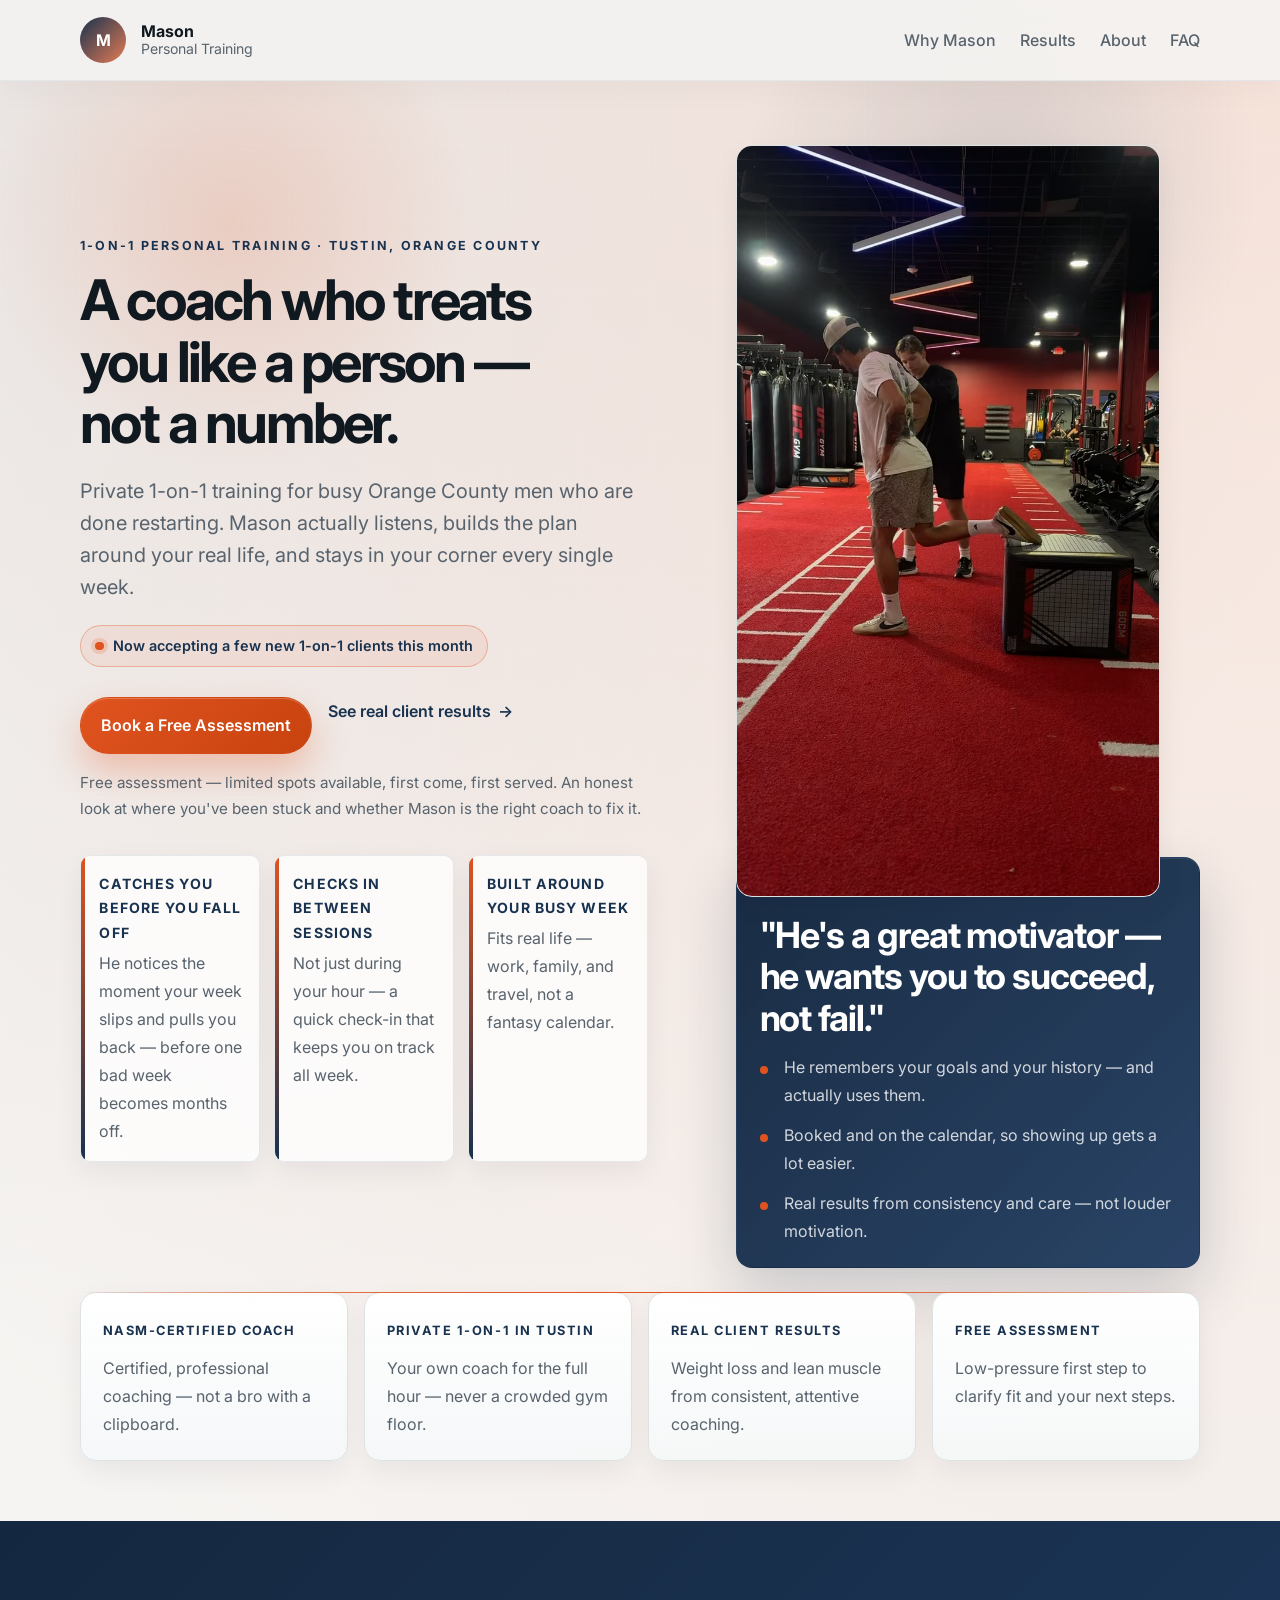
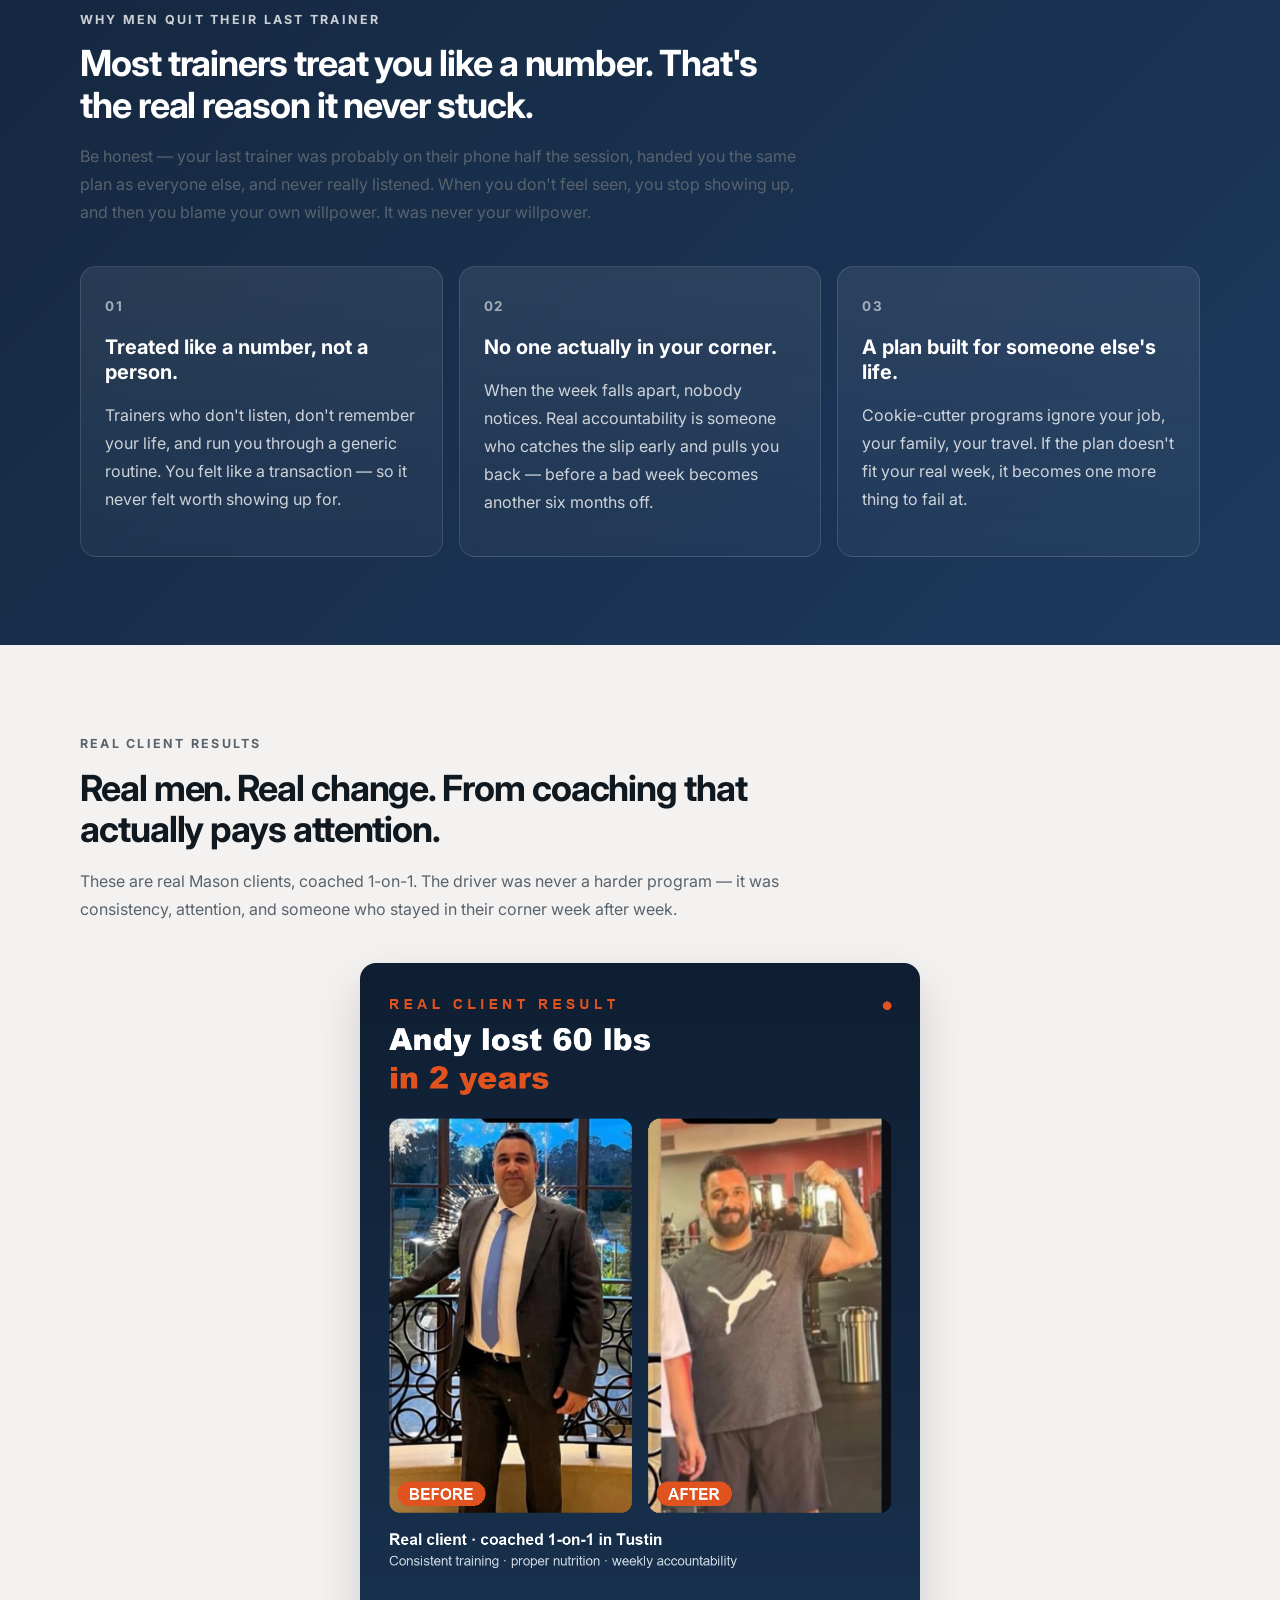
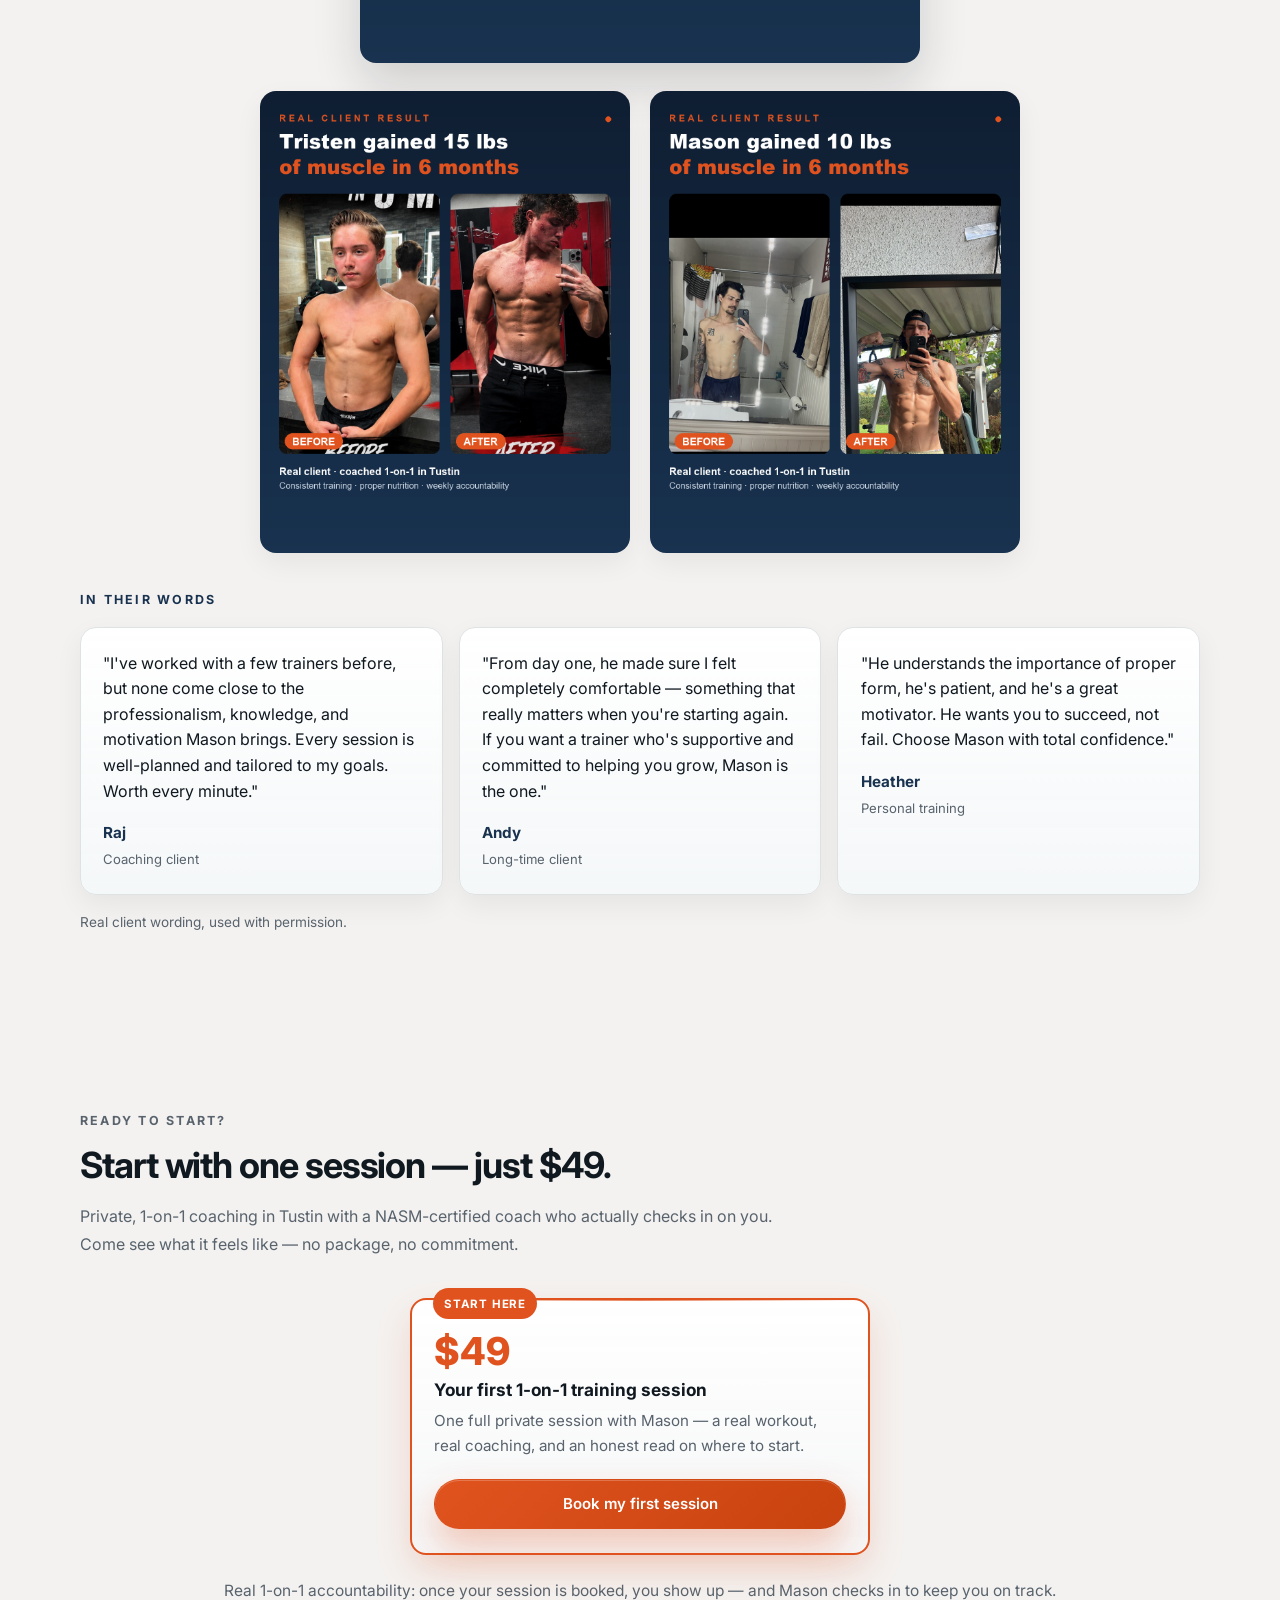
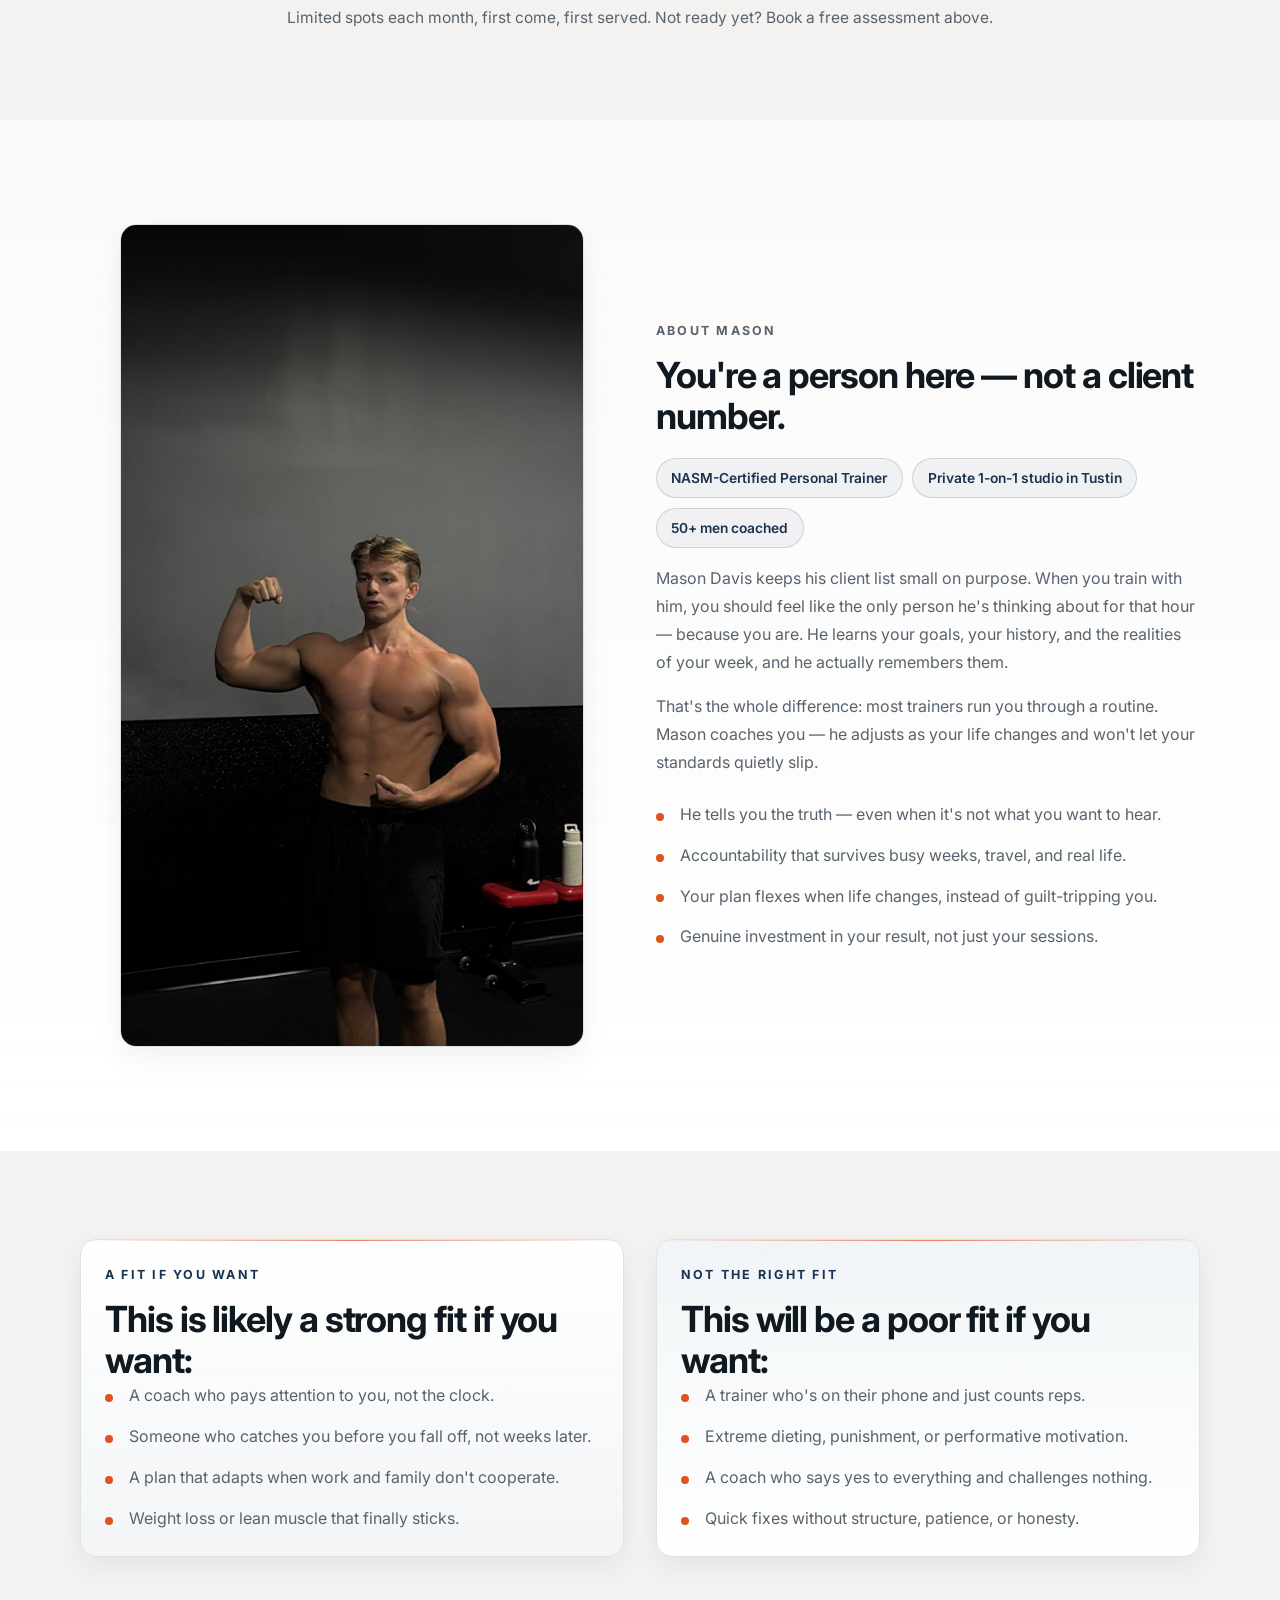
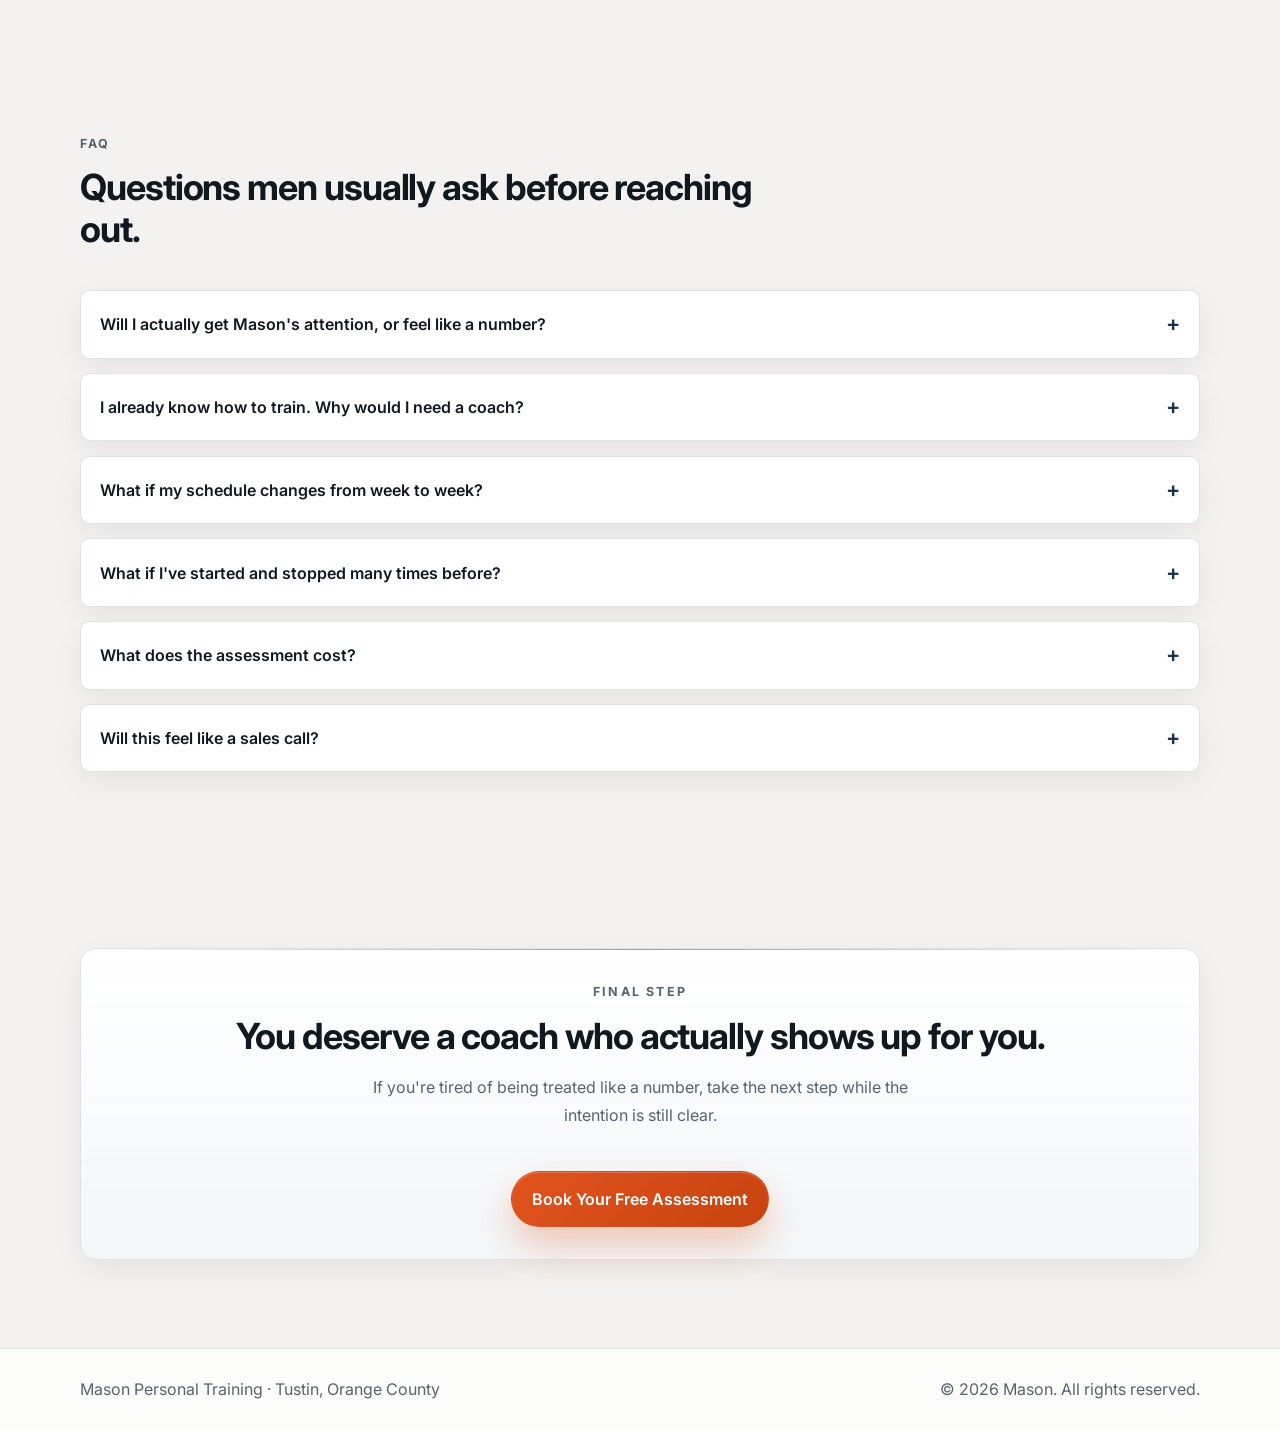
<file: index.html>
<!DOCTYPE html>
<html lang="en">
  <head>
    <meta charset="UTF-8" />
    <meta name="viewport" content="width=device-width, initial-scale=1.0" />
    <title>Personal Training for Busy Men in Orange County | Mason Davis, NASM</title>
    <meta
      name="description"
      content="Private 1-on-1 personal training in Tustin for busy Orange County men. A coach who treats you like a person — not a number — builds around your real life, and catches you before you fall off. Book a free assessment."
    />
    <meta name="build-id" content="2026-06-15-cia-variety" />
    <link rel="preconnect" href="https://fonts.googleapis.com" />
    <link rel="preconnect" href="https://fonts.gstatic.com" crossorigin />
    <link
      href="https://fonts.googleapis.com/css2?family=Inter:wght@400;500;600;700&amp;display=swap"
      rel="stylesheet"
    />
    <link rel="stylesheet" href="styles.css" />

    <!-- Meta Pixel Code -->
    <script>
      !function(f,b,e,v,n,t,s)
      {if(f.fbq)return;n=f.fbq=function(){n.callMethod?
      n.callMethod.apply(n,arguments):n.queue.push(arguments)};
      if(!f._fbq)f._fbq=n;n.push=n;n.loaded=!0;n.version='2.0';
      n.queue=[];t=b.createElement(e);t.async=!0;
      t.src=v;s=b.getElementsByTagName(e)[0];
      s.parentNode.insertBefore(t,s)}(window, document,'script',
      'https://connect.facebook.net/en_US/fbevents.js');
      fbq('init', '970029305776456');
      fbq('track', 'PageView');
    </script>
    <noscript><img height="1" width="1" style="display:none"
      src="https://www.facebook.com/tr?id=970029305776456&ev=PageView&noscript=1" alt="" /></noscript>
    <!-- End Meta Pixel Code -->
  </head>
  <body>
    <!-- Asset mapping:
      assets/mason-training.mp4 / .webm  (Mason coaching a 1-on-1 client — hero video)
      assets/mason-about.jpg
      assets/transformations/suit-weightloss-transformation.png  (weight loss — featured)
      assets/transformations/tristen-transformation.png          (15 lbs muscle)
      assets/transformations/client-muscle-transformation.png    (10 lbs muscle)
    -->
    <a class="skip-link" href="#main-content">Skip to content</a>

    <header class="site-header">
      <div class="container header-inner">
        <a class="brand-mark" href="#top" aria-label="Mason home">
          <span class="brand-mark__monogram">M</span>
          <span class="brand-mark__text">
            <strong>Mason</strong>
            <span>Personal Training</span>
          </span>
        </a>

        <nav class="site-nav" aria-label="Primary">
          <a href="#approach">Why Mason</a>
          <a href="#results">Results</a>
          <a href="#about">About</a>
          <a href="#faq">FAQ</a>
        </nav>
      </div>
    </header>

    <main id="main-content">
      <section class="hero section" id="top">
        <div class="container hero-grid">
          <div class="hero-copy" data-reveal>
            <p class="eyebrow">1-on-1 personal training · Tustin, Orange County</p>
            <h1>
              A coach who treats you like a person — not a number.
            </h1>
            <p class="hero-subhead">
              Private 1-on-1 training for busy Orange County men who are done
              restarting. Mason actually listens, builds the plan around your real
              life, and stays in your corner every single week.
            </p>

            <p class="hero-scarcity"><span class="dot" aria-hidden="true"></span> Now accepting a few new 1-on-1 clients this month</p>

            <div class="hero-actions">
              <a
                class="button button--primary"
                href="https://tally.so/r/aQDypB"
                target="_blank"
                rel="noreferrer"
              >
                Book a Free Assessment
              </a>
              <a class="text-link" href="#results">See real client results</a>
            </div>

            <p class="cta-note">
              Free assessment — limited spots available, first come, first
              served. An honest look at where you've been stuck and whether
              Mason is the right coach to fix it.
            </p>

            <div class="hero-proof" aria-label="Why this is different">
              <article class="hero-proof__item">
                <span>Catches you before you fall off</span>
                <p>He notices the moment your week slips and pulls you back — before one bad week becomes months off.</p>
              </article>
              <article class="hero-proof__item">
                <span>Checks in between sessions</span>
                <p>Not just during your hour — a quick check-in that keeps you on track all week.</p>
              </article>
              <article class="hero-proof__item">
                <span>Built around your busy week</span>
                <p>Fits real life — work, family, and travel, not a fantasy calendar.</p>
              </article>
            </div>
          </div>

          <div class="hero-visual" data-reveal>
            <figure class="media-shell media-shell--hero">
              <video
                class="hero-video"
                poster="assets/mason-training-poster.jpg"
                autoplay
                muted
                loop
                playsinline
                preload="metadata"
                aria-label="Mason coaching a one-on-one client during a real session"
              >
                <source src="assets/mason-training.webm" type="video/webm" />
                <source src="assets/mason-training.mp4" type="video/mp4" />
              </video>
            </figure>

            <aside class="hero-card">
              <p class="eyebrow">What clients actually say</p>
              <h2>"He's a great motivator — he wants you to succeed, not fail."</h2>
              <ul>
                <li>He remembers your goals and your history — and actually uses them.</li>
                <li>Booked and on the calendar, so showing up gets a lot easier.</li>
                <li>Real results from consistency and care — not louder motivation.</li>
              </ul>
            </aside>
          </div>
        </div>

        <div class="container trust-strip" data-reveal>
          <article class="trust-badge">
            <span>NASM-certified coach</span>
            <p>Certified, professional coaching — not a bro with a clipboard.</p>
          </article>
          <article class="trust-badge">
            <span>Private 1-on-1 in Tustin</span>
            <p>Your own coach for the full hour — never a crowded gym floor.</p>
          </article>
          <article class="trust-badge">
            <span>Real client results</span>
            <p>Weight loss and lean muscle from consistent, attentive coaching.</p>
          </article>
          <article class="trust-badge">
            <span>Free assessment</span>
            <p>Low-pressure first step to clarify fit and your next steps.</p>
          </article>
        </div>
      </section>

      <section class="section section--band" id="approach">
        <div class="container">
          <div class="section-intro" data-reveal>
            <p class="eyebrow">Why men quit their last trainer</p>
            <h2>Most trainers treat you like a number. That's the real reason it never stuck.</h2>
            <p>
              Be honest — your last trainer was probably on their phone half the
              session, handed you the same plan as everyone else, and never really
              listened. When you don't feel seen, you stop showing up, and then you
              blame your own willpower. It was never your willpower.
            </p>
          </div>

          <div class="card-grid card-grid--three">
            <article class="detail-card" data-reveal>
              <span class="detail-card__index">01</span>
              <h3>Treated like a number, not a person.</h3>
              <p>
                Trainers who don't listen, don't remember your life, and run you
                through a generic routine. You felt like a transaction — so it
                never felt worth showing up for.
              </p>
            </article>

            <article class="detail-card" data-reveal>
              <span class="detail-card__index">02</span>
              <h3>No one actually in your corner.</h3>
              <p>
                When the week falls apart, nobody notices. Real accountability is
                someone who catches the slip early and pulls you back — before a
                bad week becomes another six months off.
              </p>
            </article>

            <article class="detail-card" data-reveal>
              <span class="detail-card__index">03</span>
              <h3>A plan built for someone else's life.</h3>
              <p>
                Cookie-cutter programs ignore your job, your family, your travel.
                If the plan doesn't fit your real week, it becomes one more thing
                to fail at.
              </p>
            </article>
          </div>
        </div>
      </section>

      <section class="section" id="results">
        <div class="container">
          <div class="section-intro" data-reveal>
            <p class="eyebrow">Real client results</p>
            <h2>Real men. Real change. From coaching that actually pays attention.</h2>
            <p>
              These are real Mason clients, coached 1-on-1. The driver was never a
              harder program — it was consistency, attention, and someone who
              stayed in their corner week after week.
            </p>
          </div>

          <figure class="featured-proof" data-reveal>
            <img
              src="assets/transformations/suit-weightloss-transformation.png"
              alt="Real Mason client weight-loss before and after"
              width="1080"
              height="1350"
              loading="lazy"
            />
          </figure>

          <div class="proof-graphics" data-reveal>
            <figure>
              <img
                src="assets/transformations/tristen-transformation.png"
                alt="Real Mason client Tristen — gained 15 lbs of muscle in 6 months"
                width="1080"
                height="1350"
                loading="lazy"
              />
            </figure>
            <figure>
              <img
                src="assets/transformations/client-muscle-transformation.png"
                alt="Real Mason client — gained 10 lbs of lean muscle in 6 months"
                width="1080"
                height="1350"
                loading="lazy"
              />
            </figure>
          </div>

          <div class="testimonials" data-reveal>
            <p class="eyebrow">In their words</p>
            <div class="testimonials-grid">
              <figure class="quote-card">
                <blockquote>
                  "I've worked with a few trainers before, but none come close to
                  the professionalism, knowledge, and motivation Mason brings.
                  Every session is well-planned and tailored to my goals. Worth
                  every minute."
                </blockquote>
                <figcaption><strong>Raj</strong><span>Coaching client</span></figcaption>
              </figure>
              <figure class="quote-card">
                <blockquote>
                  "From day one, he made sure I felt completely comfortable —
                  something that really matters when you're starting again. If you
                  want a trainer who's supportive and committed to helping you
                  grow, Mason is the one."
                </blockquote>
                <figcaption><strong>Andy</strong><span>Long-time client</span></figcaption>
              </figure>
              <figure class="quote-card">
                <blockquote>
                  "He understands the importance of proper form, he's patient, and
                  he's a great motivator. He wants you to succeed, not fail.
                  Choose Mason with total confidence."
                </blockquote>
                <figcaption><strong>Heather</strong><span>Personal training</span></figcaption>
              </figure>
            </div>
            <p class="testimonials-note">Real client wording, used with permission.</p>
          </div>
        </div>
      </section>

      <section class="section section--offers" id="start">
        <div class="container">
          <div class="section-intro" data-reveal>
            <p class="eyebrow">Ready to start?</p>
            <h2>Start with one session — just $49.</h2>
            <p>
              Private, 1-on-1 coaching in Tustin with a NASM-certified coach who
              actually checks in on you. Come see what it feels like — no package,
              no commitment.
            </p>
          </div>

          <div class="offer-solo" data-reveal>
            <article class="offer-card offer-card--featured">
              <span class="offer-card__badge">Start here</span>
              <p class="offer-card__price">$49</p>
              <h3>Your first 1-on-1 training session</h3>
              <p>
                One full private session with Mason — a real workout, real
                coaching, and an honest read on where to start.
              </p>
              <a class="button button--primary" href="https://tally.so/r/aQDypB" target="_blank" rel="noreferrer">Book my first session</a>
            </article>
          </div>

          <p class="offers-note">
            Real 1-on-1 accountability: once your session is booked, you show up —
            and Mason checks in to keep you on track. Limited spots each month,
            first come, first served. Not ready yet? Book a free assessment above.
          </p>
        </div>
      </section>

      <section class="section section--about" id="about">
        <div class="container about-grid">
          <figure class="media-shell media-shell--about" data-media-frame data-reveal>
            <img
              src="assets/mason-about.jpg"
              alt="Mason, NASM-certified personal trainer in Tustin"
              width="900"
              height="1100"
              loading="lazy"
            />
            <div class="media-fallback">
              <span class="media-label">About Mason Image</span>
              <p>Use Mason's gym image to support the credibility section.</p>
            </div>
          </figure>

          <div class="about-copy" data-reveal>
            <p class="eyebrow">About Mason</p>
            <h2>You're a person here — not a client number.</h2>

            <ul class="about-creds" aria-label="Credentials">
              <li>NASM-Certified Personal Trainer</li>
              <li>Private 1-on-1 studio in Tustin</li>
              <li>50+ men coached</li>
            </ul>

            <p>
              Mason Davis keeps his client list small on purpose. When you train
              with him, you should feel like the only person he's thinking about
              for that hour — because you are. He learns your goals, your history,
              and the realities of your week, and he actually remembers them.
            </p>
            <p>
              That's the whole difference: most trainers run you through a routine.
              Mason coaches you — he adjusts as your life changes and won't let your
              standards quietly slip.
            </p>

            <ul class="about-points">
              <li>He tells you the truth — even when it's not what you want to hear.</li>
              <li>Accountability that survives busy weeks, travel, and real life.</li>
              <li>Your plan flexes when life changes, instead of guilt-tripping you.</li>
              <li>Genuine investment in your result, not just your sessions.</li>
            </ul>
          </div>
        </div>
      </section>

      <section class="section">
        <div class="container fit-grid">
          <div class="fit-card" data-reveal>
            <p class="eyebrow">A fit if you want</p>
            <h2>This is likely a strong fit if you want:</h2>
            <ul>
              <li>A coach who pays attention to you, not the clock.</li>
              <li>Someone who catches you before you fall off, not weeks later.</li>
              <li>A plan that adapts when work and family don't cooperate.</li>
              <li>Weight loss or lean muscle that finally sticks.</li>
            </ul>
          </div>

          <div class="fit-card fit-card--muted" data-reveal>
            <p class="eyebrow">Not the right fit</p>
            <h2>This will be a poor fit if you want:</h2>
            <ul>
              <li>A trainer who's on their phone and just counts reps.</li>
              <li>Extreme dieting, punishment, or performative motivation.</li>
              <li>A coach who says yes to everything and challenges nothing.</li>
              <li>Quick fixes without structure, patience, or honesty.</li>
            </ul>
          </div>
        </div>
      </section>

      <section class="section section--faq" id="faq">
        <div class="container">
          <div class="section-intro" data-reveal>
            <p class="eyebrow">FAQ</p>
            <h2>Questions men usually ask before reaching out.</h2>
          </div>

          <div class="faq-list" data-reveal>
            <details>
              <summary>Will I actually get Mason's attention, or feel like a number?</summary>
              <p>
                Attention is the whole point. Mason keeps his client list small on
                purpose so every session is fully focused on you — your plan, your
                week, your progress.
              </p>
            </details>

            <details>
              <summary>I already know how to train. Why would I need a coach?</summary>
              <p>
                Because the issue is rarely knowledge. The value is having someone
                who keeps you accountable, adapts the plan to your real life, and
                catches old patterns before they creep back in.
              </p>
            </details>

            <details>
              <summary>What if my schedule changes from week to week?</summary>
              <p>
                That's exactly why a real coach matters. Your plan adapts to your
                actual week without letting your standards disappear.
              </p>
            </details>

            <details>
              <summary>What if I've started and stopped many times before?</summary>
              <p>
                That's one of the clearest signs the missing piece was attention
                and accountability — not your willpower. Repetition doesn't mean
                you're incapable; it usually means the system was wrong.
              </p>
            </details>

            <details>
              <summary>What does the assessment cost?</summary>
              <p>
                The assessment is free. It's meant to create clarity before any
                commitment gets discussed.
              </p>
            </details>

            <details>
              <summary>Will this feel like a sales call?</summary>
              <p>
                No. The point is to get clear on fit and what would actually help.
                If it's not the right fit, Mason will tell you honestly.
              </p>
            </details>
          </div>
        </div>
      </section>

      <section class="section section--closing">
        <div class="container closing-card" data-reveal>
          <p class="eyebrow">Final step</p>
          <h2>You deserve a coach who actually shows up for you.</h2>
          <p>
            If you're tired of being treated like a number, take the next step
            while the intention is still clear.
          </p>
          <a
            class="button button--primary"
            href="https://tally.so/r/aQDypB"
            target="_blank"
            rel="noreferrer"
          >
            Book Your Free Assessment
          </a>
        </div>
      </section>
    </main>

    <footer class="site-footer">
      <div class="container footer-inner">
        <p>Mason Personal Training · Tustin, Orange County</p>
        <p>&copy; <span id="current-year"></span> Mason. All rights reserved.</p>
      </div>
    </footer>

    <div class="sticky-cta" data-sticky-cta aria-hidden="true">
      <a
        class="button button--primary sticky-cta__button"
        href="https://tally.so/r/aQDypB"
        target="_blank"
        rel="noreferrer"
      >
        Book a Free Assessment — limited spots available
      </a>
    </div>

    <script src="script.js"></script>
  </body>
</html>
</file>
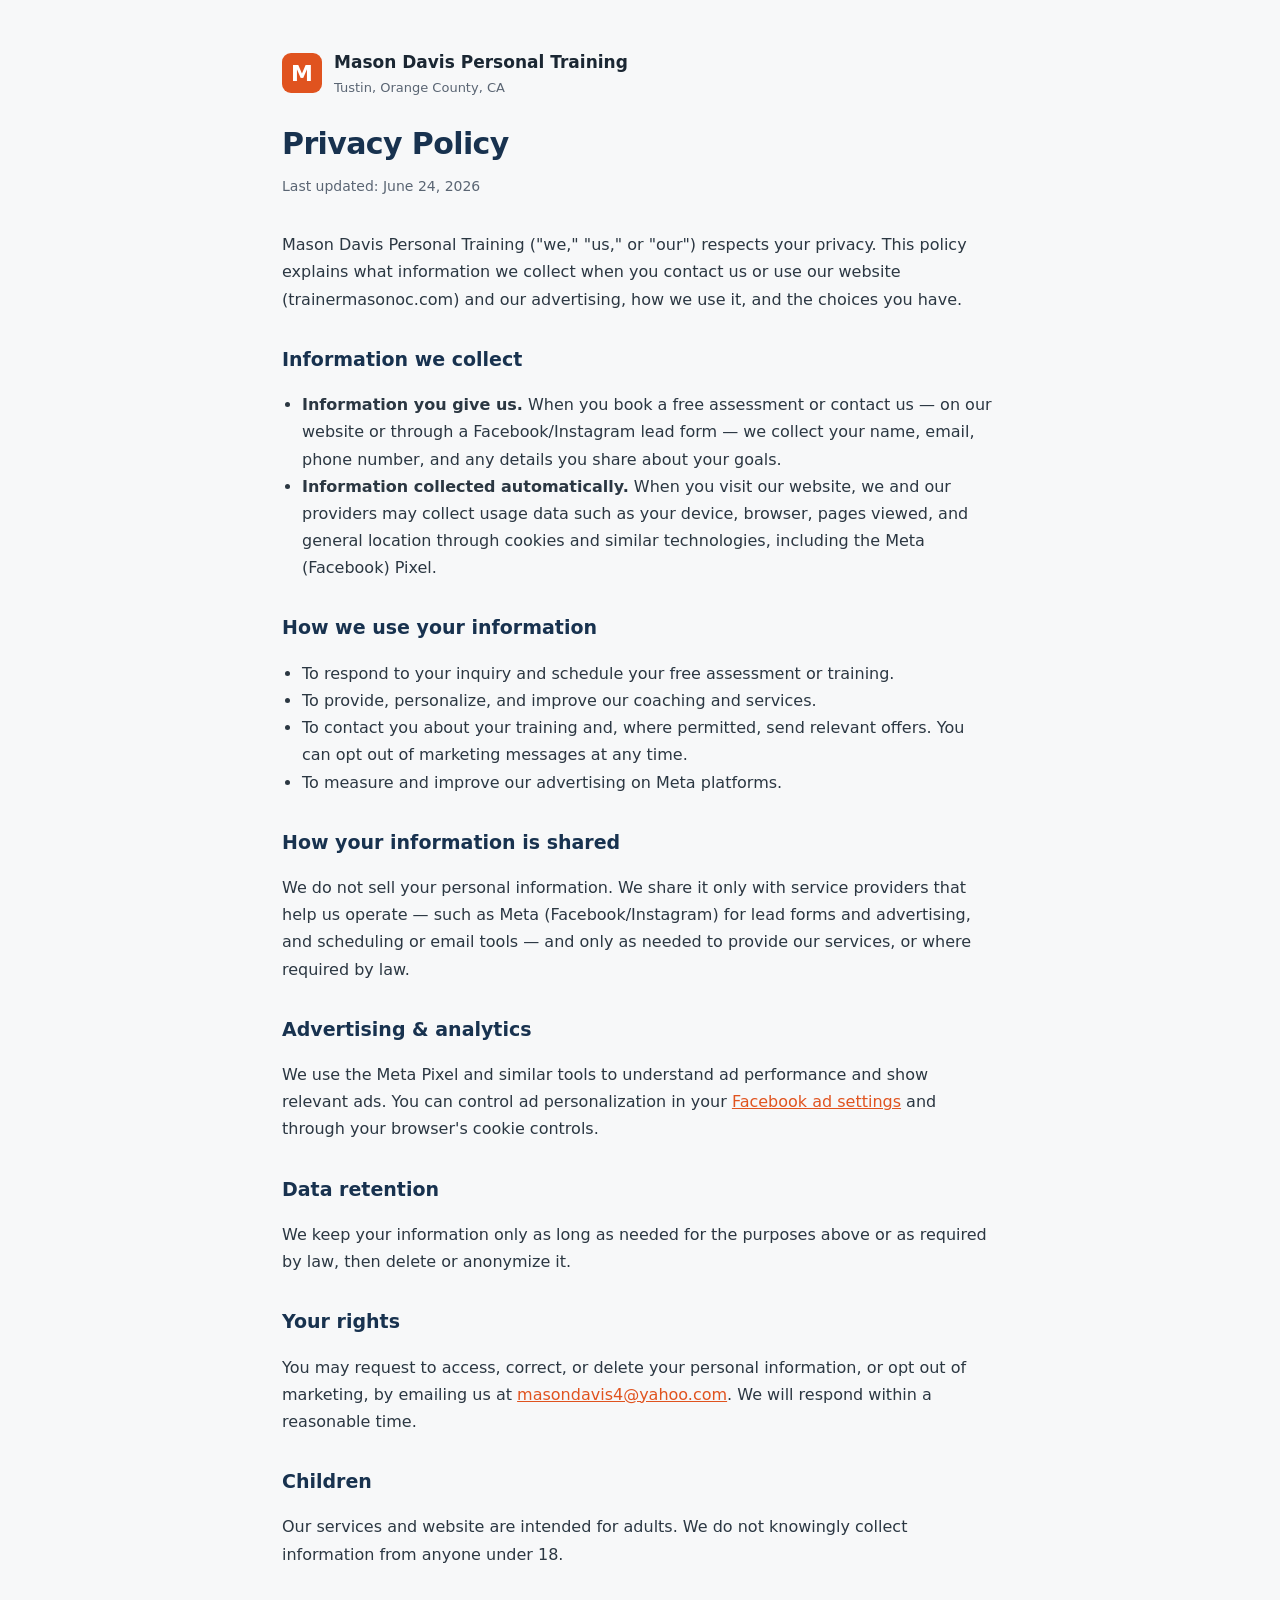
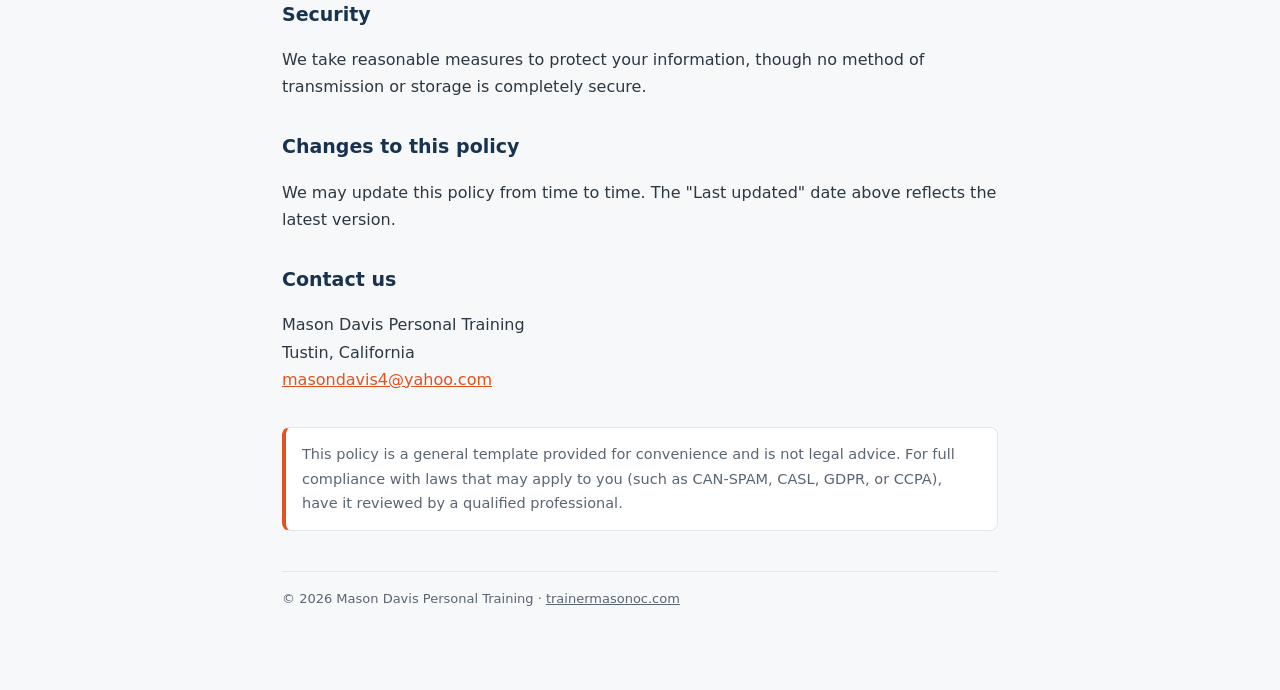
<file: privacy/index.html>
<!DOCTYPE html>
<html lang="en">
<head>
  <meta charset="UTF-8" />
  <meta name="viewport" content="width=device-width, initial-scale=1.0" />
  <title>Privacy Policy | Mason Davis Personal Training</title>
  <meta name="robots" content="index,follow" />
  <style>
    :root { --navy:#18324F; --orange:#E0531F; --ink:#1b2733; --muted:#5a6573; --line:#e3e7ea; }
    * { box-sizing: border-box; }
    body {
      margin: 0; background: #f7f8f9; color: var(--ink);
      font-family: Inter, system-ui, -apple-system, "Segoe UI", sans-serif;
      line-height: 1.7;
    }
    .wrap { max-width: 760px; margin: 0 auto; padding: 48px 22px 80px; }
    header.brand { display: flex; align-items: center; gap: 12px; margin-bottom: 28px; }
    .mark { width: 40px; height: 40px; border-radius: 9px; background: var(--orange);
      color: #fff; font-weight: 800; display: grid; place-items: center; font-size: 22px; }
    .brand b { font-size: 17px; } .brand span { display:block; color: var(--muted); font-size: 13px; }
    h1 { font-size: 30px; line-height: 1.15; margin: 0 0 6px; letter-spacing: -0.02em; color: var(--navy); }
    .eff { color: var(--muted); font-size: 14px; margin-bottom: 32px; }
    h2 { font-size: 19px; color: var(--navy); margin: 30px 0 8px; }
    p, li { color: #2b3742; font-size: 16px; }
    ul { padding-left: 20px; }
    a { color: var(--orange); }
    .note { background:#fff; border:1px solid var(--line); border-left:4px solid var(--orange);
      border-radius:8px; padding:14px 16px; font-size:14.5px; color:var(--muted); margin-top:34px; }
    footer { margin-top: 40px; border-top: 1px solid var(--line); padding-top: 16px;
      color: var(--muted); font-size: 13px; }
    footer a { color: var(--muted); }
  </style>
</head>
<body>
  <div class="wrap">
    <header class="brand">
      <div class="mark">M</div>
      <div><b>Mason Davis Personal Training</b><span>Tustin, Orange County, CA</span></div>
    </header>

    <h1>Privacy Policy</h1>
    <p class="eff">Last updated: June 24, 2026</p>

    <p>Mason Davis Personal Training ("we," "us," or "our") respects your privacy. This policy
      explains what information we collect when you contact us or use our website
      (trainermasonoc.com) and our advertising, how we use it, and the choices you have.</p>

    <h2>Information we collect</h2>
    <ul>
      <li><strong>Information you give us.</strong> When you book a free assessment or contact us —
        on our website or through a Facebook/Instagram lead form — we collect your name, email,
        phone number, and any details you share about your goals.</li>
      <li><strong>Information collected automatically.</strong> When you visit our website, we and
        our providers may collect usage data such as your device, browser, pages viewed, and
        general location through cookies and similar technologies, including the Meta (Facebook) Pixel.</li>
    </ul>

    <h2>How we use your information</h2>
    <ul>
      <li>To respond to your inquiry and schedule your free assessment or training.</li>
      <li>To provide, personalize, and improve our coaching and services.</li>
      <li>To contact you about your training and, where permitted, send relevant offers. You can opt
        out of marketing messages at any time.</li>
      <li>To measure and improve our advertising on Meta platforms.</li>
    </ul>

    <h2>How your information is shared</h2>
    <p>We do not sell your personal information. We share it only with service providers that help us
      operate — such as Meta (Facebook/Instagram) for lead forms and advertising, and scheduling or
      email tools — and only as needed to provide our services, or where required by law.</p>

    <h2>Advertising &amp; analytics</h2>
    <p>We use the Meta Pixel and similar tools to understand ad performance and show relevant ads.
      You can control ad personalization in your
      <a href="https://www.facebook.com/settings?tab=ads" target="_blank" rel="noopener">Facebook ad settings</a>
      and through your browser's cookie controls.</p>

    <h2>Data retention</h2>
    <p>We keep your information only as long as needed for the purposes above or as required by law,
      then delete or anonymize it.</p>

    <h2>Your rights</h2>
    <p>You may request to access, correct, or delete your personal information, or opt out of marketing,
      by emailing us at <a href="mailto:masondavis4@yahoo.com">masondavis4@yahoo.com</a>.
      We will respond within a reasonable time.</p>

    <h2>Children</h2>
    <p>Our services and website are intended for adults. We do not knowingly collect information from
      anyone under 18.</p>

    <h2>Security</h2>
    <p>We take reasonable measures to protect your information, though no method of transmission or
      storage is completely secure.</p>

    <h2>Changes to this policy</h2>
    <p>We may update this policy from time to time. The "Last updated" date above reflects the latest
      version.</p>

    <h2>Contact us</h2>
    <p>Mason Davis Personal Training<br />
      Tustin, California<br />
      <a href="mailto:masondavis4@yahoo.com">masondavis4@yahoo.com</a></p>

    <div class="note">This policy is a general template provided for convenience and is not legal
      advice. For full compliance with laws that may apply to you (such as CAN-SPAM, CASL, GDPR, or
      CCPA), have it reviewed by a qualified professional.</div>

    <footer>
      &copy; 2026 Mason Davis Personal Training ·
      <a href="https://trainermasonoc.com">trainermasonoc.com</a>
    </footer>
  </div>
</body>
</html>
</file>
<file: styles.css>
:root {
  --background: #F4F2F0;
  --section-bg: #FFFFFF;
  --text-primary: #101820;
  --text-secondary: #58636D;
  --primary-color: #18324F;
  --primary-hover: #0F2238;
  --accent-color: #E0531F;
  --border-color: #DDE2E3;
  --shadow-soft: 0 10px 28px rgba(15, 23, 32, 0.06);
  --radius-lg: 16px;
  --radius-md: 10px;
  --radius-sm: 8px;
  --container: 1120px;
}

*,
*::before,
*::after {
  box-sizing: border-box;
}

html {
  scroll-behavior: smooth;
}

body {
  margin: 0;
  font-family: Inter, system-ui, -apple-system, BlinkMacSystemFont, "Segoe UI", sans-serif;
  font-size: 16px;
  line-height: 1.75;
  color: var(--text-primary);
  background:
    radial-gradient(circle at top right, rgba(224, 83, 31, 0.14), transparent 24%),
    radial-gradient(circle at top left, rgba(28, 53, 82, 0.08), transparent 18%),
    linear-gradient(180deg, #fbfbf9 0%, var(--background) 24%, var(--background) 100%);
}

body::before {
  content: "";
  position: fixed;
  inset: 0;
  background-image:
    linear-gradient(rgba(255, 255, 255, 0.45) 1px, transparent 1px),
    linear-gradient(90deg, rgba(255, 255, 255, 0.45) 1px, transparent 1px);
  background-size: 72px 72px;
  opacity: 0.16;
  pointer-events: none;
  z-index: -1;
}

img {
  display: block;
  max-width: 100%;
}

a {
  color: inherit;
  text-decoration: none;
}

button,
a,
summary {
  -webkit-tap-highlight-color: transparent;
}

:focus-visible {
  outline: 3px solid rgba(224, 83, 31, 0.45);
  outline-offset: 3px;
}

.skip-link {
  position: absolute;
  top: 1rem;
  left: 1rem;
  z-index: 1000;
  padding: 0.75rem 1rem;
  border-radius: var(--radius-sm);
  background: var(--text-primary);
  color: var(--section-bg);
  transform: translateY(-160%);
  transition: transform 180ms ease;
}

.skip-link:focus-visible {
  transform: translateY(0);
}

.container {
  width: min(calc(100% - 2rem), var(--container));
  margin: 0 auto;
}

.section {
  padding: 4.75rem 0;
}

.section--band {
  background:
    linear-gradient(135deg, rgba(20, 39, 63, 0.98), rgba(30, 58, 95, 0.94)),
    var(--primary-color);
  color: var(--section-bg);
}

.section--band .eyebrow,
.section--band p,
.section--band .detail-card p {
  color: rgba(255, 255, 255, 0.78);
}

.section--assessment {
  padding-top: 1rem;
}

.section--about {
  background: linear-gradient(180deg, rgba(255, 255, 255, 0.6), rgba(255, 255, 255, 0.98));
}

.section--faq {
  padding-top: 2rem;
}

.section--closing {
  padding-top: 1rem;
  padding-bottom: 5rem;
}

.eyebrow {
  margin: 0 0 0.8rem;
  font-size: 0.78rem;
  font-weight: 700;
  letter-spacing: 0.18em;
  text-transform: uppercase;
  color: var(--primary-color);
}

.section-intro {
  max-width: 720px;
  margin-bottom: 2.5rem;
}

.section-intro h2,
.hero-card h2,
.closing-card h2,
.about-copy h2,
.fit-card h2,
.assessment-callout__copy h3 {
  margin: 0;
  font-size: 28px;
  line-height: 1.15;
  letter-spacing: -0.03em;
}

.section-intro p,
.hero-subhead,
.cta-note,
.detail-card p,
.service-card p,
.assessment-note,
.assessment-card li,
.transformation-caption p,
.about-copy p,
.about-points li,
.fit-card li,
.faq-list p,
.closing-card p,
.hero-card li,
.trust-list li,
.trust-badge p,
.proof-card p,
.step-card p,
.assessment-callout__copy p {
  color: var(--text-secondary);
}

.site-header {
  position: relative;
  z-index: 40;
  border-bottom: 1px solid rgba(227, 230, 233, 0.9);
  background: rgba(243, 244, 242, 0.84);
  backdrop-filter: blur(18px);
  box-shadow: 0 10px 30px rgba(15, 23, 32, 0.03);
}

.header-inner,
.footer-inner {
  display: flex;
  align-items: center;
  justify-content: space-between;
  gap: 1rem;
  min-height: 5rem;
}

.brand-mark {
  display: inline-flex;
  align-items: center;
  gap: 0.9rem;
  min-width: 0;
}

.brand-mark__monogram {
  display: grid;
  place-items: center;
  width: 2.9rem;
  height: 2.9rem;
  border-radius: 50%;
  background:
    linear-gradient(135deg, var(--primary-color), rgba(224, 83, 31, 0.75));
  color: var(--section-bg);
  font-weight: 700;
}

.brand-mark__text {
  display: grid;
  line-height: 1.2;
}

.brand-mark__text strong {
  font-size: 1rem;
}

.brand-mark__text span {
  color: var(--text-secondary);
  font-size: 0.88rem;
}

.site-nav {
  display: none;
  align-items: center;
  gap: 1.5rem;
}

.site-nav a {
  position: relative;
  color: var(--text-secondary);
  font-weight: 500;
}

.site-nav a::after {
  content: "";
  position: absolute;
  left: 0;
  bottom: -0.4rem;
  width: 100%;
  height: 2px;
  background: var(--accent-color);
  transform: scaleX(0);
  transform-origin: left;
  transition: transform 180ms ease;
}

.site-nav a:hover::after,
.site-nav a:focus-visible::after {
  transform: scaleX(1);
}

.hero {
  position: relative;
  padding-top: 2.8rem;
  padding-bottom: 3.4rem;
}

.hero::before {
  content: "";
  position: absolute;
  inset: 0 0 auto;
  height: 32rem;
  background:
    radial-gradient(circle at 18% 28%, rgba(224, 83, 31, 0.16), transparent 22%),
    radial-gradient(circle at 78% 18%, rgba(28, 53, 82, 0.13), transparent 24%);
  pointer-events: none;
}

.hero-grid,
.about-grid,
.fit-grid {
  display: grid;
  gap: 1.5rem;
}

.hero-visual {
  order: -1;
}

.hero-copy h1 {
  margin: 0 0 1.25rem;
  font-size: 40px;
  font-weight: 700;
  line-height: 1.1;
  letter-spacing: -0.05em;
  max-width: 13ch;
}

.hero-subhead {
  margin: 0;
  font-size: 18px;
  line-height: 1.6;
  max-width: 60ch;
}

.hero-actions {
  display: flex;
  flex-direction: column;
  align-items: flex-start;
  gap: 1rem;
  margin-top: 1.9rem;
}

.cta-note {
  margin: 1rem 0 0;
  max-width: 40rem;
  font-size: 0.95rem;
}

.button {
  display: inline-flex;
  align-items: center;
  justify-content: center;
  width: 100%;
  max-width: 28rem;
  padding: 1rem 1.25rem;
  border: 1px solid transparent;
  border-radius: 999px;
  font-size: 16px;
  font-weight: 600;
  line-height: 1.4;
  text-align: center;
  transition:
    transform 180ms ease,
    background-color 180ms ease,
    border-color 180ms ease,
    box-shadow 180ms ease;
}

.button:hover {
  transform: translateY(-1px);
}

.button--primary {
  background: linear-gradient(135deg, #E0531F, #C8430F);
  color: #FFFFFF;
  box-shadow:
    0 18px 36px rgba(224, 83, 31, 0.30),
    inset 0 1px 0 rgba(255, 255, 255, 0.22);
}

.button--primary:hover,
.button--primary:focus-visible {
  background: linear-gradient(135deg, #C8430F, #A6370C);
}

.text-link {
  display: inline-flex;
  align-items: center;
  gap: 0.45rem;
  font-weight: 600;
  color: var(--primary-color);
}

.text-link::after {
  content: "→";
  transition: transform 180ms ease;
}

.text-link:hover::after,
.text-link:focus-visible::after {
  transform: translateX(0.25rem);
}

/* ---- Offers / ways to start ---- */
.offers-grid {
  display: grid;
  grid-template-columns: repeat(4, 1fr);
  gap: 1rem;
  align-items: stretch;
}

.offer-solo {
  display: flex;
  justify-content: center;
}

.offer-solo .offer-card {
  width: 100%;
  max-width: 460px;
}

.offer-card {
  position: relative;
  display: flex;
  flex-direction: column;
  padding: 1.7rem 1.4rem 1.5rem;
  border: 1px solid var(--border-color);
  border-radius: var(--radius-lg);
  background: linear-gradient(180deg, rgba(255, 255, 255, 0.98), rgba(245, 246, 247, 0.95));
  box-shadow: var(--shadow-soft);
}

.offer-card::before {
  content: "";
  position: absolute;
  inset: 0 0 auto;
  height: 1px;
  background: linear-gradient(90deg, transparent, rgba(224, 83, 31, 0.7), transparent);
}

.offer-card--featured {
  border: 2px solid var(--accent-color);
  box-shadow: 0 16px 36px rgba(224, 83, 31, 0.16);
}

.offer-card__badge {
  position: absolute;
  top: -12px;
  left: 1.3rem;
  padding: 0.32rem 0.7rem;
  border-radius: 999px;
  background: var(--accent-color);
  color: #fff;
  font-size: 0.72rem;
  font-weight: 700;
  letter-spacing: 0.07em;
  text-transform: uppercase;
}

.offer-card__badge--alt {
  background: var(--primary-color);
}

.offer-card .offer-card__price {
  margin: 0.3rem 0 0.5rem;
  font-size: 2.4rem;
  font-weight: 800;
  line-height: 1;
  color: var(--accent-color);
}

.offer-card h3 {
  margin: 0 0 0.5rem;
  font-size: 1.08rem;
  line-height: 1.3;
}

.offer-card p {
  margin: 0 0 1.3rem;
  font-size: 0.95rem;
  line-height: 1.6;
  color: var(--text-secondary);
}

.offer-card .button {
  margin-top: auto;
  width: 100%;
  max-width: none;
  padding: 0.85rem 1rem;
  font-size: 15px;
}

.button--soft {
  background: rgba(24, 50, 79, 0.07);
  color: var(--primary-color);
  border-color: rgba(24, 50, 79, 0.18);
}

.button--soft:hover,
.button--soft:focus-visible {
  background: rgba(24, 50, 79, 0.13);
}

.offers-note {
  max-width: 52rem;
  margin: 1.4rem auto 0;
  text-align: center;
  font-size: 0.97rem;
  color: var(--text-secondary);
}

@media (max-width: 900px) {
  .offers-grid {
    grid-template-columns: repeat(2, 1fr);
  }
}

@media (max-width: 560px) {
  .offers-grid {
    grid-template-columns: 1fr;
  }
}

.trust-list,
.about-points,
.fit-card ul,
.assessment-card ul,
.hero-card ul {
  padding: 0;
  margin: 0;
  list-style: none;
}

.trust-list li,
.about-points li,
.fit-card li,
.assessment-card li,
.hero-card li {
  position: relative;
  padding-left: 1.5rem;
}

.trust-list li::before,
.about-points li::before,
.fit-card li::before,
.assessment-card li::before,
.hero-card li::before {
  content: "";
  position: absolute;
  top: 0.8rem;
  left: 0;
  width: 0.5rem;
  height: 0.5rem;
  border-radius: 50%;
  background: var(--accent-color);
}

.hero-visual {
  display: grid;
  gap: 1rem;
}

.trust-strip,
.proof-grid,
.steps-grid {
  display: grid;
  gap: 1rem;
}

.trust-strip {
  margin-top: 1.5rem;
}

.hero-proof {
  display: grid;
  gap: 0.85rem;
  margin-top: 2rem;
}

.hero-proof__item {
  position: relative;
  padding: 1rem 1rem 1rem 1.15rem;
  border: 1px solid rgba(227, 230, 233, 0.92);
  border-radius: var(--radius-md);
  background: rgba(255, 255, 255, 0.78);
  box-shadow: var(--shadow-soft);
  overflow: hidden;
}

.hero-proof__item::before {
  content: "";
  position: absolute;
  inset: 0 auto 0 0;
  width: 4px;
  background: linear-gradient(180deg, var(--accent-color), var(--primary-color));
}

.hero-proof__item span {
  display: inline-block;
  margin-bottom: 0.2rem;
  font-size: 0.88rem;
  font-weight: 700;
  letter-spacing: 0.08em;
  text-transform: uppercase;
  color: var(--primary-color);
}

.hero-proof__item p {
  margin: 0;
  color: var(--text-secondary);
}

.media-shell {
  position: relative;
  overflow: hidden;
  border: 1px solid var(--border-color);
  border-radius: var(--radius-lg);
  background:
    linear-gradient(135deg, rgba(30, 58, 95, 0.08), rgba(224, 83, 31, 0.12)),
    linear-gradient(180deg, #eef2f5 0%, #ffffff 100%);
  box-shadow:
    var(--shadow-soft),
    inset 0 1px 0 rgba(255, 255, 255, 0.72);
  isolation: isolate;
}

.media-shell::before {
  content: "";
  position: absolute;
  inset: 0;
  background-image:
    linear-gradient(rgba(255, 255, 255, 0.22) 1px, transparent 1px),
    linear-gradient(90deg, rgba(255, 255, 255, 0.22) 1px, transparent 1px);
  background-size: 32px 32px;
  pointer-events: none;
}

.media-shell img {
  position: relative;
  z-index: 1;
  width: 100%;
  height: 100%;
  object-fit: cover;
  object-position: center;
}

.media-shell--hero {
  min-height: 24rem;
}

.media-shell--about {
  min-height: 22rem;
}

.media-fallback {
  position: absolute;
  inset: auto 1rem 1rem 1rem;
  z-index: 2;
  padding: 1rem 1.1rem;
  border: 1px solid rgba(255, 255, 255, 0.45);
  border-radius: var(--radius-md);
  background: rgba(15, 23, 32, 0.78);
  color: rgba(255, 255, 255, 0.88);
  backdrop-filter: blur(6px);
}

.media-label {
  display: inline-flex;
  margin-bottom: 0.35rem;
  font-size: 0.78rem;
  font-weight: 700;
  letter-spacing: 0.12em;
  text-transform: uppercase;
  color: rgba(255, 255, 255, 0.7);
}

.media-fallback p {
  margin: 0;
  font-size: 0.96rem;
  line-height: 1.55;
}

.media-shell.is-ready .media-fallback {
  opacity: 0;
  pointer-events: none;
  transition: opacity 180ms ease;
}

.media-shell.is-empty img {
  display: none;
}

.hero-card,
.trust-badge,
.detail-card,
.proof-card,
.step-card,
.service-card,
.assessment-callout,
.assessment-card,
.transformation-card,
.fit-card,
.closing-card {
  border: 1px solid var(--border-color);
  border-radius: var(--radius-lg);
  background: var(--section-bg);
  box-shadow: var(--shadow-soft);
}

.hero-card {
  padding: 1.4rem;
  border-color: rgba(30, 58, 95, 0.12);
  background:
    linear-gradient(135deg, rgba(20, 39, 63, 0.98), rgba(30, 58, 95, 0.95));
  color: var(--section-bg);
  box-shadow:
    0 24px 60px rgba(20, 39, 63, 0.2),
    inset 0 1px 0 rgba(255, 255, 255, 0.08);
}

.hero-card h2 {
  margin: 0 0 0.85rem;
  font-size: 1.4rem;
  color: var(--section-bg);
}

.hero-card ul {
  display: grid;
  gap: 0.75rem;
}

.hero-card .eyebrow,
.hero-card li {
  color: rgba(255, 255, 255, 0.8);
}

.trust-badge,
.proof-card,
.step-card {
  padding: 1.35rem;
}

.trust-badge span,
.proof-card__eyebrow,
.step-card__index {
  display: inline-flex;
  margin-bottom: 0.75rem;
  font-size: 0.8rem;
  font-weight: 700;
  letter-spacing: 0.12em;
  text-transform: uppercase;
  color: var(--primary-color);
}

.trust-badge p,
.proof-card p,
.step-card p {
  margin: 0;
}

.trust-badge {
  background:
    linear-gradient(180deg, rgba(255, 255, 255, 0.98), rgba(245, 247, 248, 0.95));
}

.proof-grid {
  margin-bottom: 1.5rem;
}

.proof-card {
  position: relative;
  overflow: hidden;
  background:
    linear-gradient(180deg, rgba(255, 255, 255, 0.98), rgba(243, 246, 247, 0.95));
}

.proof-card::before,
.step-card::before,
.trust-badge::before {
  content: "";
  position: absolute;
  inset: 0 0 auto;
  height: 1px;
  background: linear-gradient(90deg, transparent, rgba(224, 83, 31, 0.7), transparent);
}

.card-grid {
  display: grid;
  gap: 1rem;
}

.detail-card,
.service-card,
.assessment-card,
.fit-card,
.closing-card {
  padding: 1.5rem;
}

.proof-card h3,
.step-card h3,
.assessment-callout__copy h3 {
  margin: 0 0 0.55rem;
}

.detail-card {
  background:
    linear-gradient(180deg, rgba(255, 255, 255, 0.08), rgba(255, 255, 255, 0.03));
  border-color: rgba(255, 255, 255, 0.12);
  box-shadow: none;
}

.detail-card h3,
.service-card h3,
.assessment-card h3,
.transformation-caption h3 {
  margin: 0 0 0.55rem;
  font-size: 1.25rem;
  line-height: 1.25;
}

.detail-card h3 {
  color: var(--section-bg);
}

.detail-card__index {
  display: inline-flex;
  margin-bottom: 1.05rem;
  color: rgba(255, 255, 255, 0.58);
  font-size: 0.84rem;
  font-weight: 700;
  letter-spacing: 0.12em;
}

.service-card {
  min-height: 100%;
  background:
    linear-gradient(180deg, rgba(255, 255, 255, 0.98), rgba(245, 246, 247, 0.95));
  position: relative;
  overflow: hidden;
}

.service-card::before,
.fit-card::before,
.closing-card::before,
.assessment-card::before {
  content: "";
  position: absolute;
  inset: 0 0 auto;
  height: 1px;
  background: linear-gradient(90deg, transparent, rgba(224, 83, 31, 0.7), transparent);
}

.step-card {
  position: relative;
  background:
    linear-gradient(180deg, rgba(255, 255, 255, 0.98), rgba(244, 247, 248, 0.94));
}

.assessment-card {
  position: relative;
  background:
    linear-gradient(135deg, rgba(30, 58, 95, 0.98), rgba(20, 39, 63, 0.96));
  color: var(--section-bg);
}

.assessment-card h3,
.assessment-card li {
  color: var(--section-bg);
}

.assessment-card ul {
  display: grid;
  gap: 0.8rem;
  margin-bottom: 1.4rem;
}

.assessment-callout {
  display: grid;
  gap: 1.25rem;
  margin-top: 1.5rem;
  padding: 1.5rem;
  background:
    linear-gradient(180deg, rgba(255, 255, 255, 0.98), rgba(244, 247, 248, 0.94));
}

.assessment-callout__copy p {
  margin: 0;
  max-width: 54ch;
}

.assessment-callout__copy .eyebrow {
  margin-bottom: 0.65rem;
}

.assessment-note {
  margin: 0 0 1.2rem;
  color: rgba(255, 255, 255, 0.78);
}

.transformation-grid {
  display: grid;
  grid-template-columns: 1fr;
  gap: 1.25rem;
}

.transformation-card {
  display: flex;
  flex-direction: column;
  height: 100%;
  overflow: hidden;
  padding: 0;
  border-radius: 16px;
  transition:
    transform 180ms ease,
    box-shadow 180ms ease;
}

.transformation-card:hover {
  transform: translateY(-4px);
  box-shadow: 0 22px 44px rgba(15, 23, 32, 0.1);
}

.transformation-media {
  display: flex;
  align-items: flex-end;
  justify-content: center;
  aspect-ratio: 9 / 14;
  width: 100%;
  border: 0;
  border-bottom: 0;
  border-radius: 0;
  box-shadow: none;
  background: transparent;
}

.transformation-media img {
  width: 100%;
  height: 100%;
  object-fit: contain;
  object-position: center bottom;
}

.transformation-media::before {
  display: none;
}

.transformation-caption {
  display: flex;
  flex: 1;
  flex-direction: column;
  justify-content: flex-start;
  min-height: 88px;
  padding: 0.35rem 1.25rem 1rem;
  background: var(--section-bg);
}

.transformation-caption h3,
.transformation-caption p {
  margin-top: 0;
}

.transformation-caption h3 {
  margin-bottom: 0.35rem;
}

.transformation-caption p {
  margin-bottom: 0;
}

.about-grid {
  align-items: center;
}

.about-points {
  display: grid;
  gap: 0.8rem;
  margin-top: 1.5rem;
}

.fit-card {
  position: relative;
  background:
    linear-gradient(180deg, rgba(255, 255, 255, 0.98), rgba(242, 244, 246, 0.95));
}

.fit-card--muted {
  background:
    linear-gradient(180deg, rgba(240, 244, 247, 0.92), rgba(255, 255, 255, 0.98));
}

.fit-card ul {
  display: grid;
  gap: 0.8rem;
}

.faq-list {
  display: grid;
  gap: 0.9rem;
}

.faq-list details {
  border: 1px solid var(--border-color);
  border-radius: var(--radius-md);
  background: var(--section-bg);
  box-shadow: var(--shadow-soft);
}

.faq-list summary {
  position: relative;
  padding: 1.2rem 3.2rem 1.2rem 1.2rem;
  cursor: pointer;
  font-weight: 600;
  list-style: none;
}

.faq-list summary::-webkit-details-marker {
  display: none;
}

.faq-list summary::after {
  content: "+";
  position: absolute;
  top: 50%;
  right: 1.2rem;
  transform: translateY(-50%);
  color: var(--primary-color);
  font-size: 1.35rem;
}

.faq-list details[open] summary::after {
  content: "−";
}

.faq-list p {
  margin: 0;
  padding: 0 1.2rem 1.2rem;
}

.closing-card {
  position: relative;
  padding: 2rem;
  text-align: center;
  background:
    linear-gradient(180deg, rgba(255, 255, 255, 0.98), rgba(242, 246, 248, 0.96));
}

.closing-card p {
  margin-left: auto;
  margin-right: auto;
  max-width: 58ch;
}

.closing-card .button {
  margin: 1.6rem auto 0;
}

.site-footer {
  border-top: 1px solid var(--border-color);
  background: rgba(255, 255, 255, 0.72);
}

.site-footer p {
  margin: 0;
  color: var(--text-secondary);
}

[data-reveal] {
  opacity: 0;
  transform: translateY(18px);
  transition:
    opacity 500ms ease,
    transform 500ms ease;
}

[data-reveal].is-visible {
  opacity: 1;
  transform: translateY(0);
}

@media (prefers-reduced-motion: reduce) {
  html {
    scroll-behavior: auto;
  }

  *,
  *::before,
  *::after {
    animation: none !important;
    transition: none !important;
  }

  [data-reveal] {
    opacity: 1;
    transform: none;
  }
}

@media (min-width: 768px) {
  .section {
    padding: 5.5rem 0;
  }

  .site-nav {
    display: inline-flex;
  }

  .hero-grid,
  .about-grid,
  .fit-grid {
    grid-template-columns: repeat(2, minmax(0, 1fr));
    gap: 2rem;
  }

  .hero-grid {
    align-items: center;
  }

  .hero-visual {
    order: 0;
  }

  .hero-actions {
    flex-direction: row;
    flex-wrap: wrap;
  }

  .hero-proof {
    grid-template-columns: repeat(3, minmax(0, 1fr));
  }

  .button {
    width: auto;
  }

  .card-grid--three {
    grid-template-columns: repeat(3, minmax(0, 1fr));
  }

  .card-grid--four {
    grid-template-columns: repeat(2, minmax(0, 1fr));
  }

  .trust-strip,
  .proof-grid,
  .steps-grid {
    grid-template-columns: repeat(2, minmax(0, 1fr));
  }

  .assessment-callout {
    grid-template-columns: minmax(0, 1.05fr) minmax(0, 0.95fr);
    align-items: center;
  }

  .transformation-grid {
    grid-template-columns: repeat(2, minmax(0, 1fr));
  }
}

@media (min-width: 1024px) {
  .hero {
    padding-top: 3rem;
    padding-bottom: 3.75rem;
  }

  .hero-grid {
    grid-template-columns: minmax(0, 1.06fr) minmax(420px, 0.94fr);
    gap: 3rem;
  }

  .hero-copy h1 {
    font-size: 56px;
  }

  .hero-subhead {
    font-size: 20px;
  }

  .section-intro h2,
  .hero-card h2,
  .closing-card h2,
  .about-copy h2,
  .fit-card h2,
  .assessment-callout__copy h3 {
    font-size: 36px;
  }

  .card-grid--four {
    grid-template-columns: repeat(4, minmax(0, 1fr));
  }

  .trust-strip {
    grid-template-columns: repeat(4, minmax(0, 1fr));
  }

  .proof-grid,
  .steps-grid {
    grid-template-columns: repeat(3, minmax(0, 1fr));
  }

  .transformation-grid {
    grid-template-columns: repeat(3, minmax(0, 1fr));
  }

  .hero-card {
    margin-left: 2.5rem;
    margin-top: -4.5rem;
    max-width: 30rem;
  }

  .media-shell--hero {
    min-height: 29rem;
  }
}

/* ============================================================
   Kickstart-funnel additions (2026-06-10): credentials,
   real-client proof, testimonials, sticky mobile CTA
   ============================================================ */

.about-creds {
  display: flex;
  flex-wrap: wrap;
  gap: 0.6rem;
  margin: 1.25rem 0 0.25rem;
  padding: 0;
  list-style: none;
}

.about-creds li {
  padding: 0.45rem 0.9rem;
  border: 1px solid rgba(28, 53, 82, 0.16);
  border-radius: 999px;
  background: rgba(28, 53, 82, 0.05);
  font-size: 0.86rem;
  font-weight: 600;
  color: var(--primary-color);
}

.transformation-tag {
  display: inline-flex;
  align-items: center;
  gap: 0.4rem;
  margin-bottom: 0.5rem;
  padding: 0.2rem 0.65rem;
  border-radius: 999px;
  background: rgba(224, 83, 31, 0.12);
  color: var(--accent-color);
  font-size: 0.72rem;
  font-weight: 700;
  letter-spacing: 0.1em;
  text-transform: uppercase;
}

.transformation-tag::before {
  content: "";
  width: 0.45rem;
  height: 0.45rem;
  border-radius: 50%;
  background: var(--accent-color);
}

.testimonials {
  margin-top: 2.25rem;
}

.testimonials > .eyebrow {
  margin-bottom: 1rem;
}

.testimonials-grid {
  display: grid;
  gap: 1rem;
  grid-template-columns: 1fr;
}

.quote-card {
  margin: 0;
  padding: 1.4rem;
  border: 1px solid var(--border-color);
  border-radius: var(--radius-lg);
  background:
    linear-gradient(180deg, rgba(255, 255, 255, 0.98), rgba(244, 247, 248, 0.94));
  box-shadow: var(--shadow-soft);
}

.quote-card blockquote {
  margin: 0 0 1rem;
  font-size: 1rem;
  line-height: 1.6;
  color: var(--text-primary);
}

.quote-card figcaption {
  display: flex;
  flex-direction: column;
  gap: 0.1rem;
}

.quote-card figcaption strong {
  font-size: 0.95rem;
  color: var(--primary-color);
}

.quote-card figcaption span {
  font-size: 0.82rem;
  color: var(--text-secondary);
}

.testimonials-note {
  margin: 1rem 0 0;
  font-size: 0.85rem;
  color: var(--text-secondary);
}

.sticky-cta {
  position: fixed;
  left: 0;
  right: 0;
  bottom: 0;
  z-index: 60;
  padding: 0.7rem 1rem calc(0.7rem + env(safe-area-inset-bottom));
  background: rgba(243, 244, 242, 0.94);
  border-top: 1px solid var(--border-color);
  backdrop-filter: blur(14px);
  box-shadow: 0 -8px 24px rgba(15, 23, 32, 0.08);
  transform: translateY(140%);
  transition: transform 240ms ease;
}

.sticky-cta.is-visible {
  transform: translateY(0);
}

.sticky-cta__button {
  width: 100%;
  max-width: none;
  padding: 0.85rem 1.1rem;
  font-size: 0.98rem;
}

@media (min-width: 768px) {
  .transformation-grid--two {
    grid-template-columns: repeat(2, minmax(0, 1fr));
    max-width: 760px;
  }

  .testimonials-grid {
    grid-template-columns: repeat(3, minmax(0, 1fr));
  }

  .sticky-cta {
    display: none;
  }
}

.featured-proof {
  margin: 0 auto 1.75rem;
  max-width: 560px;
  border-radius: var(--radius-lg);
  overflow: hidden;
  box-shadow: 0 22px 48px rgba(15, 23, 32, 0.16);
}

.featured-proof img {
  display: block;
  width: 100%;
  height: auto;
}

.hero-video {
  position: relative;
  z-index: 1;
  display: block;
  width: 100%;
  height: 100%;
  min-height: 24rem;
  object-fit: cover;
  object-position: center;
}

.proof-graphics {
  display: grid;
  grid-template-columns: 1fr;
  gap: 1.25rem;
  margin-top: 1.5rem;
}

.proof-graphics figure {
  margin: 0;
  border-radius: var(--radius-lg);
  overflow: hidden;
  box-shadow: var(--shadow-soft);
}

.proof-graphics img {
  display: block;
  width: 100%;
  height: auto;
}

.section--cta-band {
  padding: 1.5rem 0;
}

.cta-band {
  display: grid;
  gap: 1.25rem;
  align-items: center;
  padding: 1.9rem 2rem;
  border-radius: var(--radius-lg);
  background: linear-gradient(135deg, var(--primary-color), #0f2238);
  color: #fff;
  box-shadow: var(--shadow-soft);
}

.cta-band__copy h2 {
  margin: 0 0 0.35rem;
  font-size: 1.6rem;
  line-height: 1.15;
  letter-spacing: -0.02em;
  color: #fff;
}

.cta-band__copy p {
  margin: 0;
  color: rgba(255, 255, 255, 0.82);
}

.cta-band .button {
  margin: 0;
}

@media (min-width: 768px) {
  .proof-graphics {
    grid-template-columns: 1fr 1fr;
    max-width: 760px;
    margin-left: auto;
    margin-right: auto;
  }

  .cta-band {
    grid-template-columns: 1fr auto;
    padding: 2.1rem 2.6rem;
  }
}

.hero-scarcity {
  display: inline-flex;
  align-items: center;
  gap: 0.55rem;
  margin: 1.4rem 0 0;
  padding: 0.45rem 0.9rem;
  border: 1px solid rgba(224, 83, 31, 0.35);
  border-radius: 999px;
  background: rgba(224, 83, 31, 0.08);
  font-size: 0.9rem;
  font-weight: 600;
  color: var(--primary-color);
}

.hero-scarcity .dot {
  width: 0.55rem;
  height: 0.55rem;
  border-radius: 50%;
  background: var(--accent-color);
  box-shadow: 0 0 0 4px rgba(224, 83, 31, 0.18);
}
</file>
